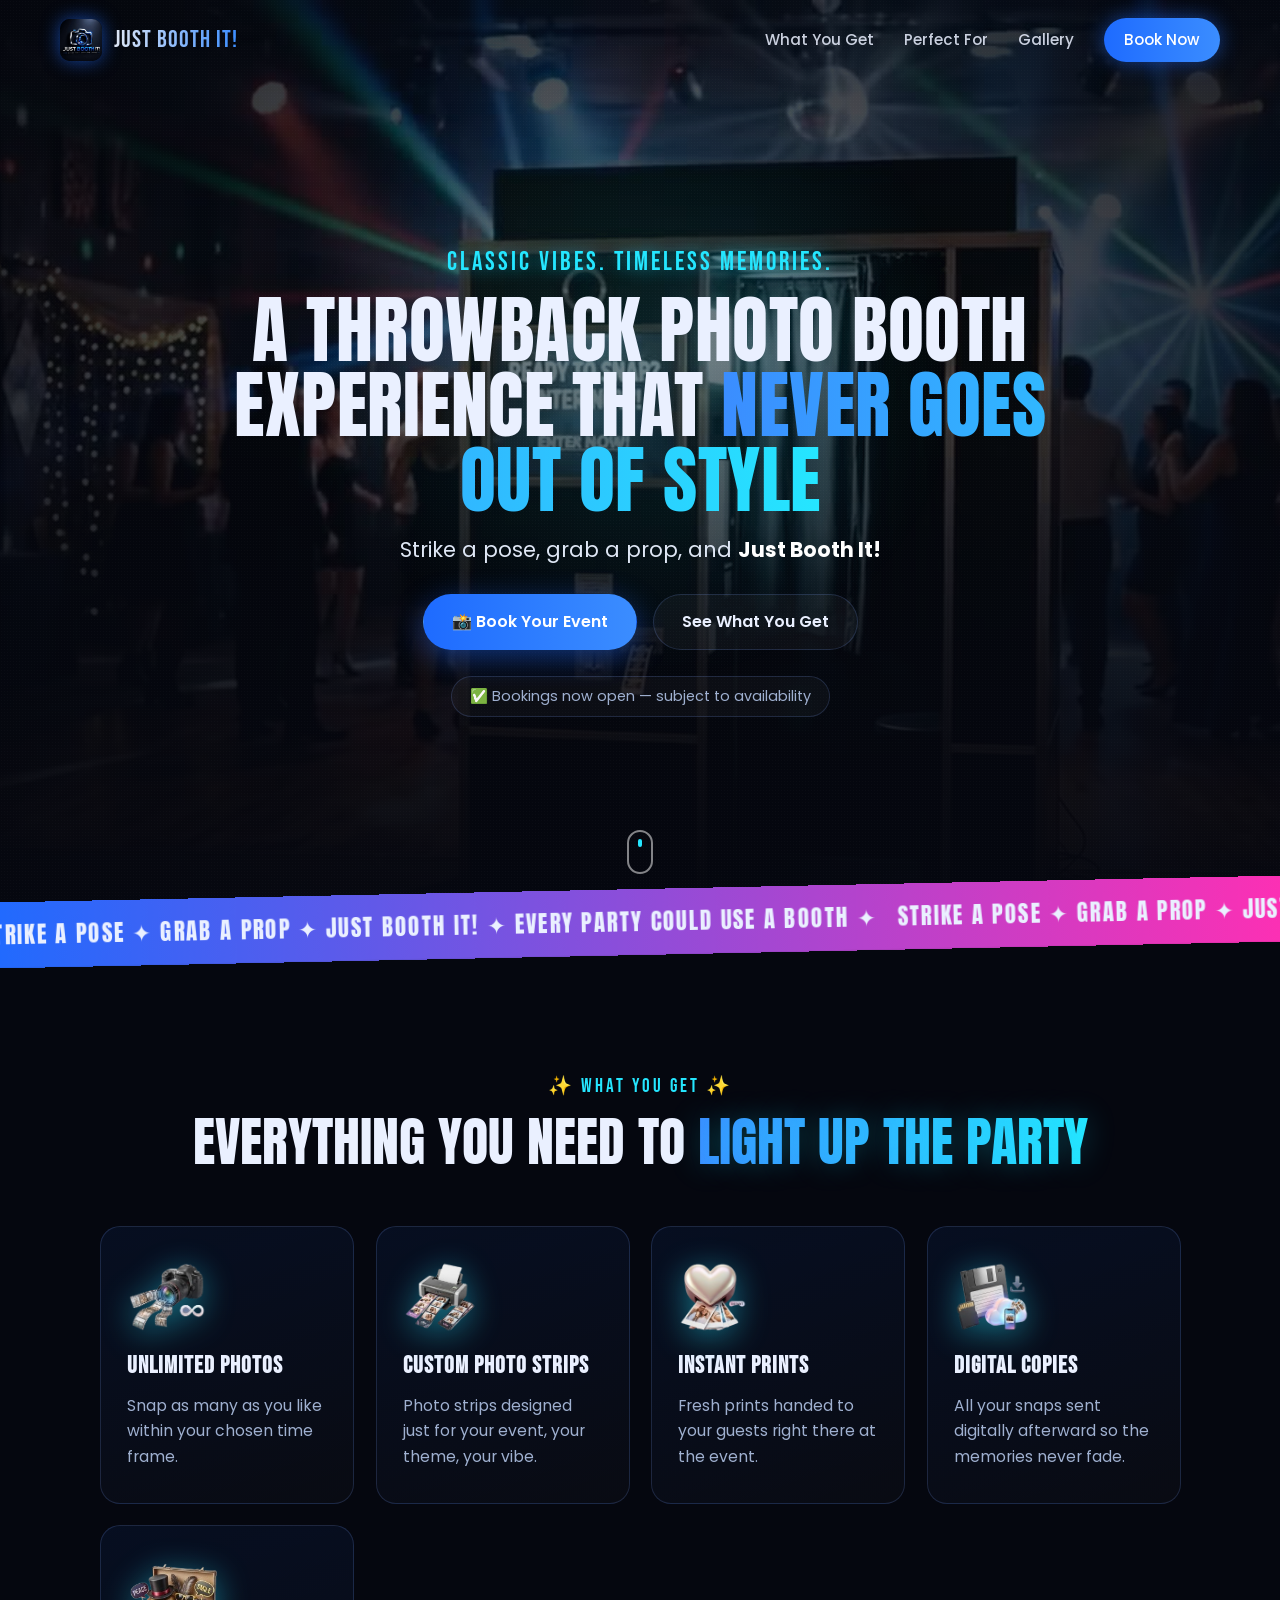
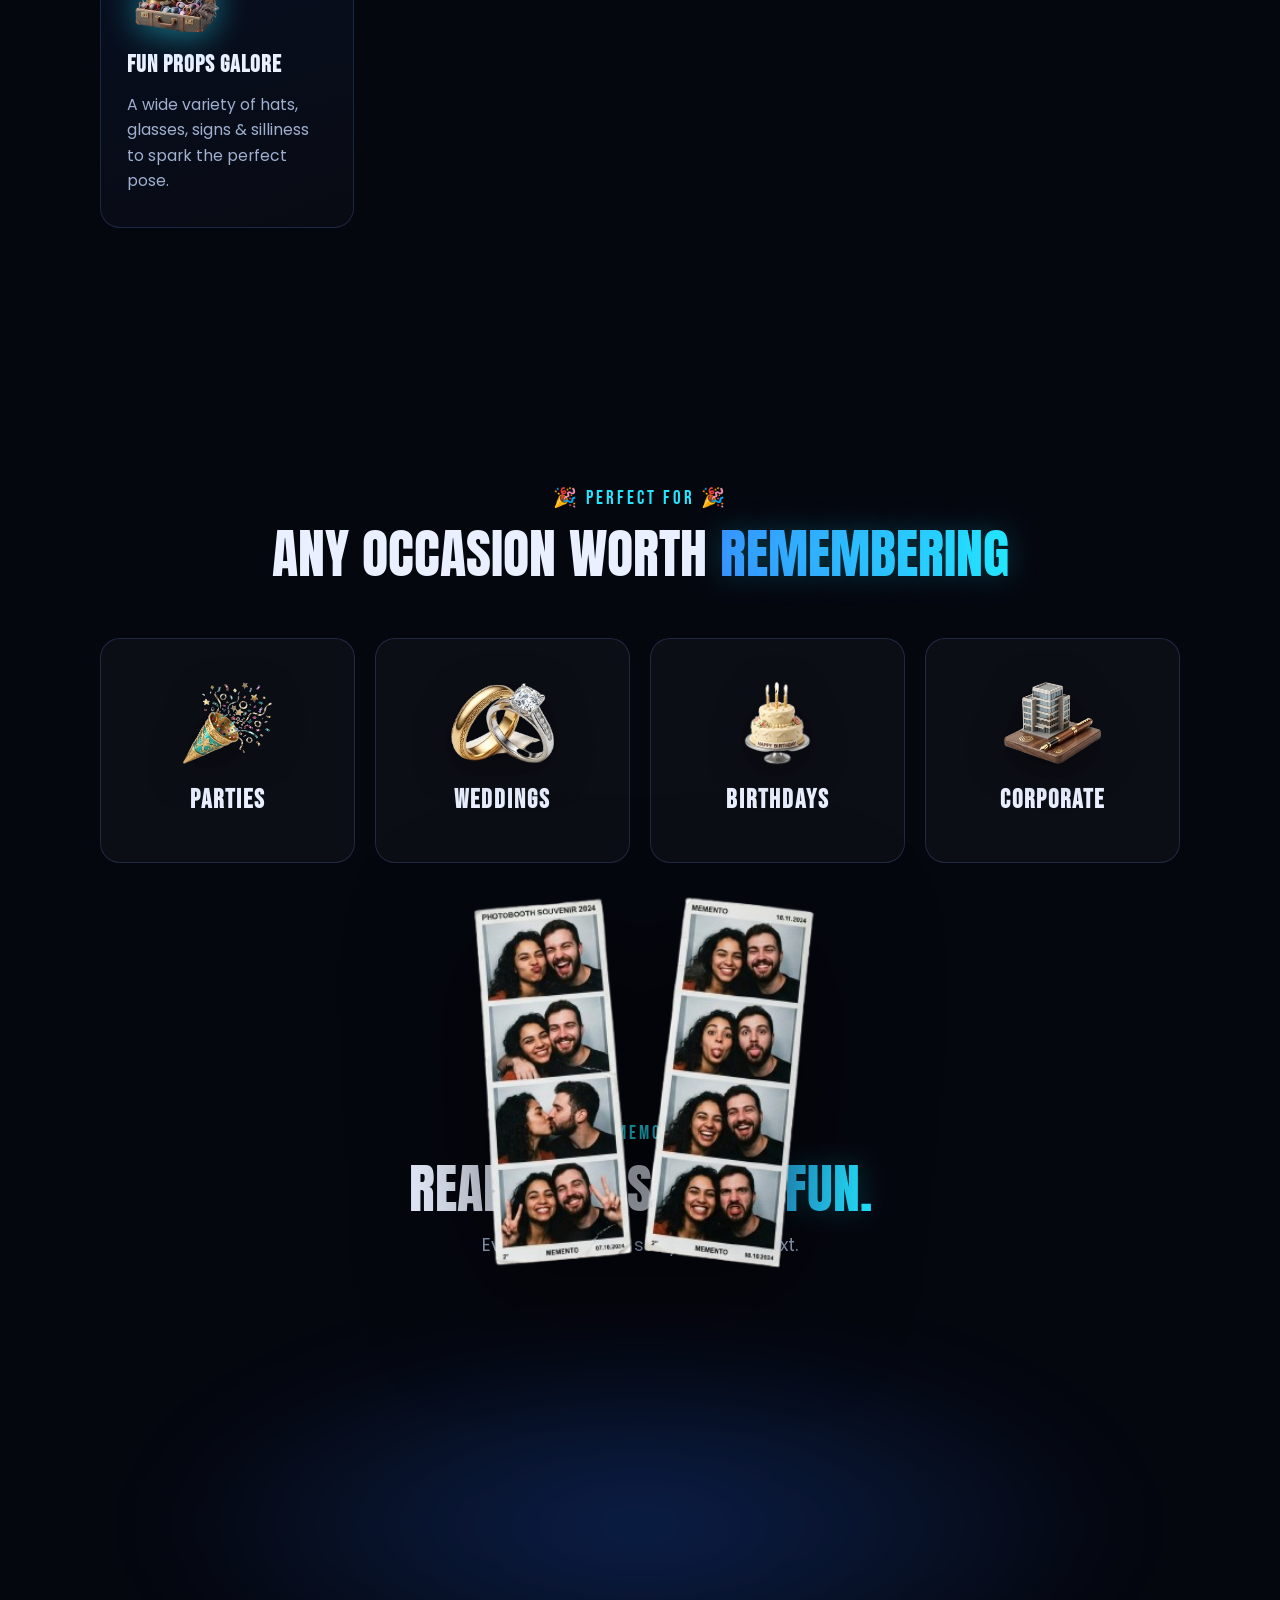
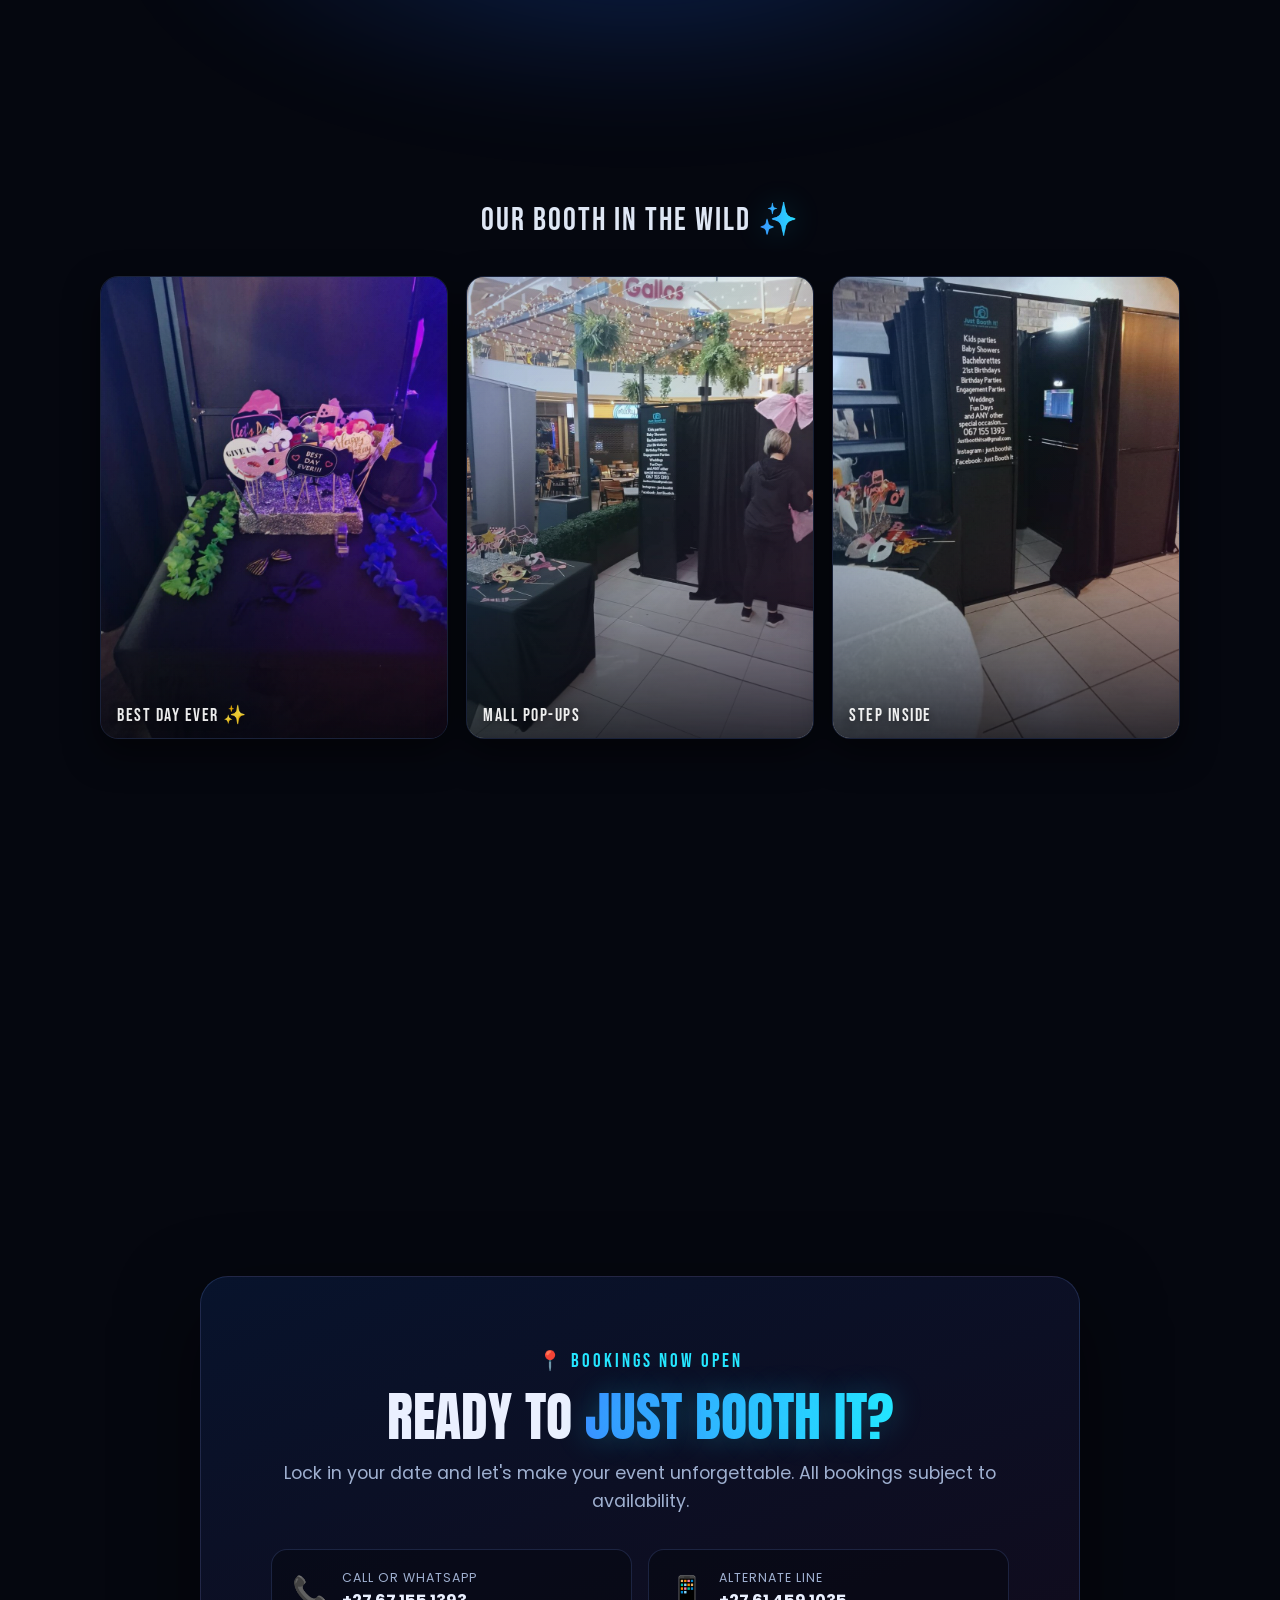
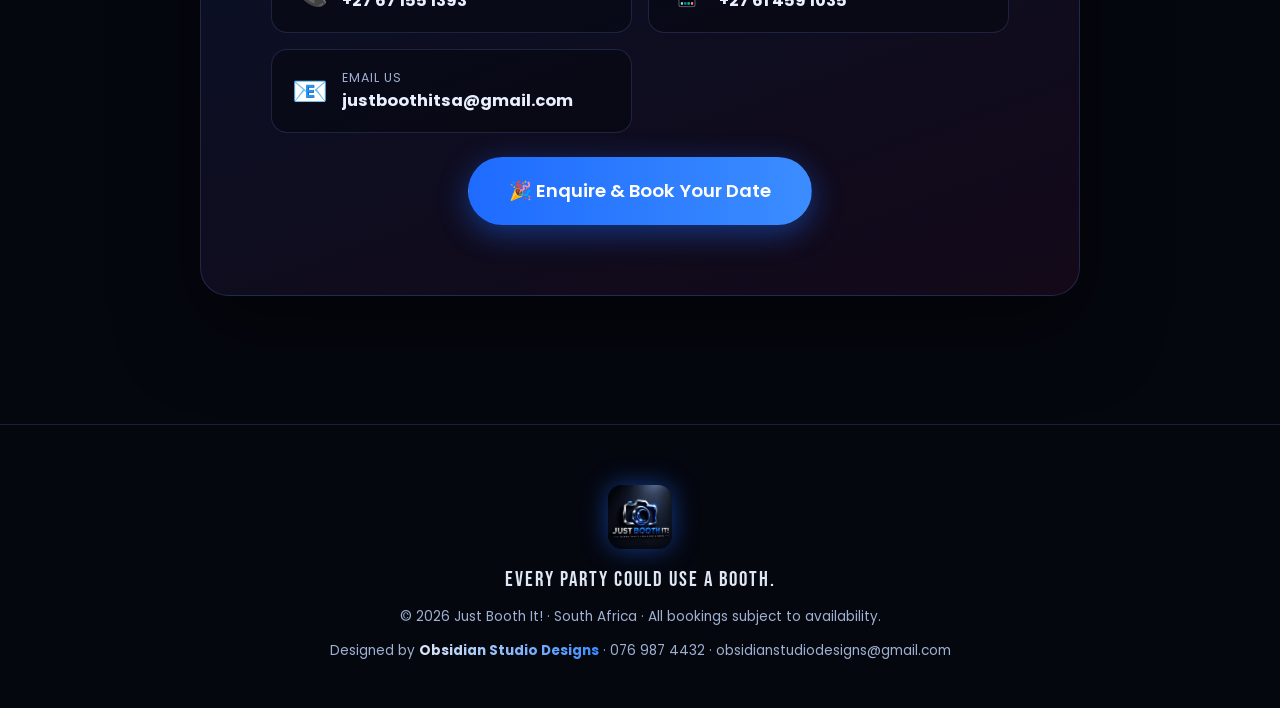
<file: index.html>
<!DOCTYPE html>
<html lang="en">
<head>
  <meta charset="UTF-8" />
  <meta name="viewport" content="width=device-width, initial-scale=1.0" />
  <title>Just Booth It! — Photo Booth Rental | Every Party Could Use a Booth</title>
  <meta name="description" content="Just Booth It! — a throwback photo booth experience that never goes out of style. Unlimited photos, custom strips, instant prints & digital copies for parties, weddings, birthdays & corporate events. Bookings now open." />
  <link rel="icon" href="/favicon.ico" sizes="any" />
  <link rel="icon" type="image/png" sizes="32x32" href="/favicon-32x32.png" />
  <link rel="icon" type="image/png" sizes="16x16" href="/favicon-16x16.png" />
  <link rel="apple-touch-icon" href="/apple-touch-icon.png" />
  <link rel="stylesheet" href="styles.css" />
  <link rel="preconnect" href="https://fonts.googleapis.com" />
  <link rel="preconnect" href="https://fonts.gstatic.com" crossorigin />
  <link href="https://fonts.googleapis.com/css2?family=Anton&family=Poppins:wght@300;400;500;600;700&family=Bebas+Neue&display=swap" rel="stylesheet" />
</head>
<body>

  <!-- Club light overlays -->
  <div class="fx-layer" aria-hidden="true">
    <div class="strobe"></div>
    <div class="lasers">
      <span class="laser l1"></span>
      <span class="laser l2"></span>
      <span class="laser l3"></span>
      <span class="laser l4"></span>
      <span class="laser l5"></span>
    </div>
    <div class="spotlight"></div>
    <div class="grain"></div>
  </div>

  <!-- NAV -->
  <header class="nav" id="nav">
    <a href="#top" class="nav__brand">
      <img src="assets/logo.jpg" alt="Just Booth It logo" />
      <span>Just Booth It!</span>
    </a>
    <nav class="nav__links">
      <a href="#whatyouget">What You Get</a>
      <a href="#perfect">Perfect For</a>
      <a href="#gallery">Gallery</a>
      <a href="#book" class="nav__cta">Book Now</a>
    </nav>
    <button class="nav__burger" id="burger" aria-label="Menu"><span></span><span></span><span></span></button>
  </header>

  <!-- HERO -->
  <section class="hero" id="top">
    <video class="hero__video" autoplay muted loop playsinline poster="assets/hero-poster.jpg">
      <source src="assets/hero.mp4" type="video/mp4" />
    </video>
    <div class="hero__scrim"></div>

    <div class="hero__content reveal">
      <p class="hero__eyebrow">Classic vibes. Timeless memories.</p>
      <h1 class="hero__title">A throwback photo booth experience that <span>never goes out of style</span></h1>
      <p class="hero__sub">Strike a pose, grab a prop, and <b>Just Booth It!</b></p>
      <div class="hero__actions">
        <a href="#book" class="btn btn--primary">📸 Book Your Event</a>
        <a href="#whatyouget" class="btn btn--ghost">See What You Get</a>
      </div>
      <div class="hero__badge">✅ Bookings now open — subject to availability</div>
    </div>

    <a href="#whatyouget" class="hero__scroll" aria-label="Scroll down">
      <span></span>
    </a>
  </section>

  <!-- MARQUEE -->
  <div class="marquee" aria-hidden="true">
    <div class="marquee__track">
      <span>Strike a pose ✦ Grab a prop ✦ Just Booth It! ✦ Every party could use a booth ✦ </span>
      <span>Strike a pose ✦ Grab a prop ✦ Just Booth It! ✦ Every party could use a booth ✦ </span>
    </div>
  </div>

  <!-- WHAT YOU GET -->
  <section class="section" id="whatyouget">
    <div class="section__head reveal">
      <p class="kicker">✨ What You Get ✨</p>
      <h2 class="h2">Everything you need to <span class="glow">light up the party</span></h2>
    </div>

    <div class="cards">
      <article class="card reveal" data-tilt>
        <div class="card__icon"><img src="assets/get-photos.png" alt="" /></div>
        <h3>Unlimited Photos</h3>
        <p>Snap as many as you like within your chosen time frame.</p>
      </article>
      <article class="card reveal" data-tilt>
        <div class="card__icon"><img src="assets/get-strips.png" alt="" /></div>
        <h3>Custom Photo Strips</h3>
        <p>Photo strips designed just for your event, your theme, your vibe.</p>
      </article>
      <article class="card reveal" data-tilt>
        <div class="card__icon"><img src="assets/get-instant.png" alt="" /></div>
        <h3>Instant Prints</h3>
        <p>Fresh prints handed to your guests right there at the event.</p>
      </article>
      <article class="card reveal" data-tilt>
        <div class="card__icon"><img src="assets/get-digital.png" alt="" /></div>
        <h3>Digital Copies</h3>
        <p>All your snaps sent digitally afterward so the memories never fade.</p>
      </article>
      <article class="card reveal" data-tilt>
        <div class="card__icon"><img src="assets/get-props.png" alt="" /></div>
        <h3>Fun Props Galore</h3>
        <p>A wide variety of hats, glasses, signs & silliness to spark the perfect pose.</p>
      </article>
    </div>
  </section>

  <!-- PERFECT FOR -->
  <section class="section perfect" id="perfect">
    <div class="section__head reveal">
      <p class="kicker">🎉 Perfect For 🎉</p>
      <h2 class="h2">Any occasion worth <span class="glow">remembering</span></h2>
    </div>
    <div class="perfect__grid">
      <div class="occ reveal"><img src="assets/occ-party.png" alt="" /><h3>Parties</h3></div>
      <div class="occ reveal"><img src="assets/occ-wedding.png" alt="" /><h3>Weddings</h3></div>
      <div class="occ reveal"><img src="assets/occ-birthday.png" alt="" /><h3>Birthdays</h3></div>
      <div class="occ reveal"><img src="assets/occ-corporate.png" alt="" /><h3>Corporate</h3></div>
    </div>
  </section>

  <!-- GALLERY -->
  <section class="section gallery" id="gallery">
    <div class="section__head reveal">
      <p class="kicker">🖤 The Memories 🖤</p>
      <h2 class="h2">Real strips. <span class="glow">Real fun.</span></h2>
      <p class="lede">Every strip tells a story. Yours is next.</p>
    </div>
    <div class="gallery__stage">
      <img class="gallery__strips parallax" data-speed="0.15" src="assets/strips.png" alt="Photo booth strips of guests posing" />
      <div class="gallery__glow"></div>
    </div>

    <p class="gallery__subhead reveal">Our booth in the wild <span class="glow">✨</span></p>
    <div class="photos">
      <figure class="photo reveal"><img src="assets/gallery-1.jpg" width="900" height="1200" alt="Prop table lit up at a party" loading="lazy" /><figcaption>Best Day Ever ✨</figcaption></figure>
      <figure class="photo reveal"><img src="assets/gallery-2.jpg" width="1200" height="904" alt="Just Booth It booth with prop bar" loading="lazy" /><figcaption>The Full Setup</figcaption></figure>
      <figure class="photo reveal"><img src="assets/gallery-3.jpg" width="900" height="1200" alt="Photo booth pop-up at a shopping mall" loading="lazy" /><figcaption>Mall Pop-Ups</figcaption></figure>
      <figure class="photo reveal"><img src="assets/gallery-4.jpg" width="1200" height="904" alt="Outdoor photo booth setup on grass" loading="lazy" /><figcaption>Outdoor Events</figcaption></figure>
      <figure class="photo reveal"><img src="assets/gallery-5.jpg" width="900" height="1200" alt="Inside the photo booth with live screen" loading="lazy" /><figcaption>Step Inside</figcaption></figure>
    </div>
  </section>

  <!-- BOOK / CONTACT -->
  <section class="section book" id="book">
    <div class="book__inner reveal">
      <p class="kicker">📍 Bookings Now Open</p>
      <h2 class="h2">Ready to <span class="glow">Just Booth It?</span></h2>
      <p class="lede">Lock in your date and let's make your event unforgettable. All bookings subject to availability.</p>

      <div class="book__contacts">
        <a class="contact" href="tel:+27671551393">
          <span class="contact__ic">📞</span>
          <span class="contact__t"><small>Call or WhatsApp</small><b>+27 67 155 1393</b></span>
        </a>
        <a class="contact" href="tel:+27614591035">
          <span class="contact__ic">📱</span>
          <span class="contact__t"><small>Alternate line</small><b>+27 61 459 1035</b></span>
        </a>
        <a class="contact" href="mailto:justboothitsa@gmail.com">
          <span class="contact__ic">📧</span>
          <span class="contact__t"><small>Email us</small><b>justboothitsa@gmail.com</b></span>
        </a>
      </div>

      <a href="mailto:justboothitsa@gmail.com?subject=Photo%20Booth%20Booking%20Enquiry" class="btn btn--primary btn--big">🎉 Enquire &amp; Book Your Date</a>
    </div>
  </section>

  <!-- FOOTER -->
  <footer class="footer">
    <img src="assets/logo.jpg" alt="Just Booth It" class="footer__logo" />
    <p class="footer__tag">Every party could use a booth.</p>
    <p class="footer__copy">© <span id="year"></span> Just Booth It! · South Africa · All bookings subject to availability.</p>
    <p class="footer__credit">Designed by <b>Obsidian Studio Designs</b> · <a href="tel:+27769874432">076 987 4432</a> · <a href="mailto:obsidianstudiodesigns@gmail.com">obsidianstudiodesigns@gmail.com</a></p>
  </footer>

  <script src="script.js"></script>
</body>
</html>
</file>
<file: styles.css>
/* ===== Just Booth It! — dark club/party theme ===== */
:root{
  --ink:#05070f;
  --ink-2:#0a0e1c;
  --blue:#1e6bff;
  --blue-bright:#3b8dff;
  --cyan:#25e6ff;
  --silver:#dfe7f5;
  --magenta:#ff2fb3;
  --green:#39ff88;
  --text:#eaf0ff;
  --muted:#9fb0d0;
  --edge:rgba(120,160,255,.18);
  --font-head:'Anton',sans-serif;
  --font-alt:'Bebas Neue',sans-serif;
  --font-body:'Poppins',sans-serif;
}

*{box-sizing:border-box;margin:0;padding:0}
html{scroll-behavior:smooth}
body{
  font-family:var(--font-body);
  background:var(--ink);
  color:var(--text);
  overflow-x:hidden;
  line-height:1.6;
}
img{max-width:100%;display:block}
a{color:inherit;text-decoration:none}

/* ===== club light FX layer ===== */
.fx-layer{position:fixed;inset:0;pointer-events:none;z-index:2;overflow:hidden}
.strobe{position:absolute;inset:0;background:#fff;opacity:0;mix-blend-mode:overlay;animation:strobe 9s infinite}
@keyframes strobe{
  0%,7%,100%{opacity:0}
  2%{opacity:.05}
  4%{opacity:.14}
  5%{opacity:0}
  6%{opacity:.10}
}
.lasers{position:absolute;inset:-30%;filter:blur(2px)}
.laser{position:absolute;top:50%;left:50%;width:160vw;height:3px;transform-origin:left center;opacity:.0;mix-blend-mode:screen}
.laser.l1{background:linear-gradient(90deg,transparent,var(--blue),transparent);animation:sweep 11s linear infinite}
.laser.l2{background:linear-gradient(90deg,transparent,var(--cyan),transparent);animation:sweep 14s linear infinite reverse}
.laser.l3{background:linear-gradient(90deg,transparent,var(--magenta),transparent);animation:sweep 17s linear infinite}
.laser.l4{background:linear-gradient(90deg,transparent,var(--green),transparent);animation:sweep 13s linear infinite reverse}
.laser.l5{background:linear-gradient(90deg,transparent,var(--blue-bright),transparent);animation:sweep 19s linear infinite}
@keyframes sweep{
  0%{transform:rotate(0deg);opacity:0}
  10%{opacity:.35}
  50%{opacity:.5}
  90%{opacity:.35}
  100%{transform:rotate(360deg);opacity:0}
}
.spotlight{position:absolute;width:60vmax;height:60vmax;border-radius:50%;
  background:radial-gradient(circle, rgba(37,230,255,.10), transparent 60%);
  transform:translate(-50%,-50%);left:50%;top:40%;transition:left .3s ease,top .3s ease}
.grain{position:absolute;inset:0;opacity:.05;background-image:radial-gradient(rgba(255,255,255,.5) .5px,transparent .5px);background-size:3px 3px}

/* ===== nav ===== */
.nav{position:fixed;top:0;left:0;right:0;z-index:20;display:flex;align-items:center;justify-content:space-between;
  padding:18px clamp(18px,5vw,60px);transition:.35s;backdrop-filter:blur(0)}
.nav.scrolled{background:rgba(5,7,15,.78);backdrop-filter:blur(14px);border-bottom:1px solid var(--edge);padding:12px clamp(18px,5vw,60px)}
.nav__brand{display:flex;align-items:center;gap:12px;font-family:var(--font-alt);font-size:1.5rem;letter-spacing:1px}
.nav__brand img{width:42px;height:42px;border-radius:10px;box-shadow:0 0 18px rgba(30,107,255,.6)}
.nav__brand span{background:linear-gradient(90deg,var(--silver),var(--blue-bright));-webkit-background-clip:text;background-clip:text;color:transparent}
.nav__links{display:flex;align-items:center;gap:30px;font-weight:500;font-size:.95rem}
.nav__links a{opacity:.85;transition:.2s;position:relative}
.nav__links a:hover{opacity:1;color:var(--cyan)}
.nav__cta{background:linear-gradient(90deg,var(--blue),var(--blue-bright));color:#fff!important;padding:10px 20px;border-radius:999px;opacity:1!important;box-shadow:0 0 20px rgba(30,107,255,.5)}
.nav__cta:hover{box-shadow:0 0 32px rgba(59,141,255,.9)}
.nav__burger{display:none;flex-direction:column;gap:5px;background:none;border:0;cursor:pointer}
.nav__burger span{width:26px;height:3px;background:var(--text);border-radius:2px;transition:.3s}

/* ===== hero ===== */
.hero{position:relative;min-height:100svh;display:grid;place-items:center;text-align:center;overflow:hidden}
.hero__video{position:absolute;inset:0;width:100%;height:100%;object-fit:cover;z-index:0;filter:saturate(1.15) contrast(1.05)}
.hero__scrim{position:absolute;inset:0;z-index:1;
  background:
    radial-gradient(ellipse at 50% 30%,rgba(5,7,15,.25),rgba(5,7,15,.75) 70%),
    linear-gradient(to bottom,rgba(5,7,15,.6),rgba(5,7,15,.35) 40%,rgba(5,7,15,.95))}
.hero__content{position:relative;z-index:5;padding:100px 20px 40px;max-width:960px}
.hero__logo{width:min(360px,72vw);margin:0 auto 6px;filter:drop-shadow(0 8px 40px rgba(30,107,255,.55));animation:floaty 6s ease-in-out infinite}
@keyframes floaty{50%{transform:translateY(-12px)}}
.hero__eyebrow{font-family:var(--font-alt);letter-spacing:3px;font-size:clamp(1.1rem,3vw,1.6rem);color:var(--cyan);text-shadow:0 0 18px rgba(37,230,255,.6);margin-bottom:8px}
.hero__title{font-family:var(--font-head);font-weight:400;line-height:1.02;font-size:clamp(2.1rem,6.4vw,4.6rem);letter-spacing:.5px;text-transform:uppercase}
.hero__title span{background:linear-gradient(90deg,var(--blue-bright),var(--cyan));-webkit-background-clip:text;background-clip:text;color:transparent}
.hero__sub{margin-top:16px;font-size:clamp(1rem,2.4vw,1.3rem);color:var(--silver)}
.hero__sub b{color:#fff}
.hero__actions{margin-top:28px;display:flex;gap:16px;justify-content:center;flex-wrap:wrap}
.hero__badge{margin-top:26px;display:inline-block;font-size:.9rem;color:var(--muted);border:1px solid var(--edge);padding:8px 18px;border-radius:999px;background:rgba(255,255,255,.03)}

.hero__scroll{position:absolute;bottom:26px;left:50%;transform:translateX(-50%);z-index:6;width:26px;height:44px;border:2px solid rgba(255,255,255,.5);border-radius:14px;display:grid;justify-items:center;padding-top:7px}
.hero__scroll span{width:4px;height:8px;background:var(--cyan);border-radius:2px;animation:scrolldot 1.6s infinite}
@keyframes scrolldot{0%{transform:translateY(0);opacity:1}70%{transform:translateY(14px);opacity:0}100%{opacity:0}}

/* ===== buttons ===== */
.btn{font-family:var(--font-body);font-weight:600;font-size:1rem;padding:14px 28px;border-radius:999px;cursor:pointer;transition:.25s;display:inline-block;border:1px solid transparent}
.btn--primary{background:linear-gradient(90deg,var(--blue),var(--blue-bright));color:#fff;box-shadow:0 8px 30px rgba(30,107,255,.45)}
.btn--primary:hover{transform:translateY(-3px);box-shadow:0 12px 40px rgba(59,141,255,.8)}
.btn--ghost{border-color:var(--edge);color:var(--text);background:rgba(255,255,255,.04)}
.btn--ghost:hover{border-color:var(--cyan);color:var(--cyan);transform:translateY(-3px)}
.btn--big{font-size:1.15rem;padding:18px 40px;margin-top:14px}

/* ===== marquee ===== */
.marquee{position:relative;z-index:5;background:linear-gradient(90deg,var(--blue),var(--magenta));overflow:hidden;padding:14px 0;transform:rotate(-1.2deg) scale(1.03);margin:-10px 0}
.marquee__track{display:flex;white-space:nowrap;animation:marq 22s linear infinite;font-family:var(--font-head);letter-spacing:2px;font-size:1.4rem;text-transform:uppercase}
.marquee__track span{padding-right:20px}
@keyframes marq{to{transform:translateX(-50%)}}

/* ===== sections ===== */
.section{position:relative;z-index:5;padding:clamp(70px,10vw,130px) clamp(18px,5vw,60px);max-width:1200px;margin:0 auto}
.section__head{text-align:center;margin-bottom:56px}
.kicker{font-family:var(--font-alt);letter-spacing:3px;font-size:1.2rem;color:var(--cyan);margin-bottom:10px}
.h2{font-family:var(--font-head);font-weight:400;text-transform:uppercase;font-size:clamp(1.9rem,5vw,3.4rem);line-height:1.05}
.glow{background:linear-gradient(90deg,var(--blue-bright),var(--cyan));-webkit-background-clip:text;background-clip:text;color:transparent;text-shadow:0 0 30px rgba(37,230,255,.25)}
.lede{margin-top:14px;color:var(--muted);font-size:1.1rem}

/* ===== cards ===== */
.cards{display:grid;grid-template-columns:repeat(auto-fit,minmax(230px,1fr));gap:22px}
.card{position:relative;padding:34px 26px;border-radius:20px;background:linear-gradient(160deg,rgba(30,107,255,.08),rgba(255,255,255,.02));
  border:1px solid var(--edge);overflow:hidden;transition:transform .2s ease,box-shadow .3s ease;will-change:transform}
.card::before{content:"";position:absolute;inset:0;border-radius:20px;padding:1px;background:linear-gradient(140deg,var(--blue),transparent 40%,var(--cyan));
  -webkit-mask:linear-gradient(#000 0 0) content-box,linear-gradient(#000 0 0);-webkit-mask-composite:xor;mask-composite:exclude;opacity:0;transition:.3s}
.card:hover{box-shadow:0 20px 50px rgba(9,14,30,.7),0 0 30px rgba(37,230,255,.15)}
.card:hover::before{opacity:1}
.card__icon{margin-bottom:14px;height:clamp(52px,13vw,72px);display:flex;align-items:center}
.card__icon img{height:clamp(52px,13vw,72px);width:auto;filter:drop-shadow(0 6px 16px rgba(37,230,255,.45));transition:transform .3s ease}
.card:hover .card__icon img{transform:scale(1.08) translateY(-2px)}
.card h3{font-family:var(--font-alt);letter-spacing:1px;font-size:1.5rem;margin-bottom:8px}
.card p{color:var(--muted);font-size:.98rem}

/* ===== perfect for ===== */
.perfect__grid{display:grid;grid-template-columns:repeat(auto-fit,minmax(180px,1fr));gap:20px}
.occ{text-align:center;padding:40px 20px;border-radius:20px;background:rgba(255,255,255,.03);border:1px solid var(--edge);transition:.3s}
.occ img{height:clamp(58px,15vw,88px);width:auto;display:block;margin:0 auto 14px;filter:drop-shadow(0 8px 18px rgba(0,0,0,.5));transition:.4s}
.occ:hover{transform:translateY(-8px);border-color:var(--magenta);background:rgba(255,47,179,.06)}
.occ:hover img{transform:scale(1.15) rotate(-4deg)}
.occ h3{font-family:var(--font-alt);letter-spacing:2px;font-size:1.6rem}

/* ===== gallery ===== */
.gallery__stage{position:relative;display:grid;place-items:center;min-height:420px}
.gallery__strips{width:min(760px,92vw);filter:drop-shadow(0 30px 60px rgba(0,0,0,.6));border-radius:8px}
.gallery__glow{position:absolute;inset:0;z-index:-1;background:radial-gradient(ellipse at center,rgba(30,107,255,.25),transparent 65%);filter:blur(40px)}
.gallery__subhead{text-align:center;font-family:var(--font-alt);letter-spacing:2px;font-size:clamp(1.4rem,4vw,2rem);margin:60px 0 30px;color:var(--silver)}
.photos{columns:3;column-gap:18px}
.photo{position:relative;margin:0 0 18px;border-radius:18px;overflow:hidden;break-inside:avoid;
  border:1px solid var(--edge);box-shadow:0 14px 34px rgba(0,0,0,.5);cursor:pointer;
  transition:transform .35s cubic-bezier(.2,.7,.2,1),box-shadow .35s}
.photo img{width:100%;height:auto;display:block;transition:transform .5s ease,filter .4s ease}
.photo::after{content:"";position:absolute;inset:0;pointer-events:none;
  background:linear-gradient(180deg,rgba(5,7,15,.10) 0%,rgba(5,7,15,0) 30%,rgba(5,7,15,.25) 65%,rgba(5,7,15,.9) 100%),
             linear-gradient(120deg,rgba(30,107,255,.28),rgba(37,230,255,.06) 45%,rgba(255,47,179,.14));
  mix-blend-mode:normal;transition:opacity .4s ease;opacity:.9}
.photo figcaption{position:absolute;left:0;right:0;bottom:0;z-index:2;padding:16px 16px 14px;
  font-family:var(--font-alt);letter-spacing:1.5px;font-size:1.15rem;color:#fff;
  transform:translateY(6px);opacity:.92;transition:.4s;text-shadow:0 2px 10px rgba(0,0,0,.6)}
.photo:hover{transform:translateY(-6px);box-shadow:0 22px 50px rgba(9,14,30,.7),0 0 26px rgba(37,230,255,.22);border-color:var(--cyan)}
.photo:hover img{transform:scale(1.06)}
.photo:hover::after{opacity:1}
.photo:hover figcaption{transform:none;opacity:1;color:var(--cyan)}
@media (max-width:900px){.photos{columns:2}}
@media (max-width:560px){.photos{columns:1;column-gap:0}}

/* ===== book ===== */
.book{max-width:1000px}
.book__inner{text-align:center;padding:clamp(40px,6vw,70px);border-radius:28px;
  background:linear-gradient(160deg,rgba(30,107,255,.12),rgba(255,47,179,.06));border:1px solid var(--edge);
  box-shadow:0 30px 80px rgba(0,0,0,.5)}
.book__contacts{display:grid;grid-template-columns:repeat(auto-fit,minmax(250px,1fr));gap:16px;margin:34px 0 10px}
.contact{display:flex;align-items:center;gap:14px;text-align:left;padding:18px 20px;border-radius:16px;background:rgba(5,7,15,.5);border:1px solid var(--edge);transition:.25s}
.contact:hover{transform:translateY(-4px);border-color:var(--cyan);box-shadow:0 10px 30px rgba(37,230,255,.15)}
.contact__ic{font-size:1.8rem}
.contact__t{display:flex;flex-direction:column;min-width:0}
.contact__t small{color:var(--muted);font-size:.78rem;text-transform:uppercase;letter-spacing:1px}
.contact__t b{font-size:1.02rem;overflow-wrap:anywhere;word-break:break-word}

/* ===== footer ===== */
.footer{position:relative;z-index:5;text-align:center;padding:60px 20px 46px;border-top:1px solid var(--edge)}
.footer__logo{width:64px;border-radius:14px;margin:0 auto 14px;box-shadow:0 0 24px rgba(30,107,255,.5)}
.footer__tag{font-family:var(--font-alt);letter-spacing:2px;font-size:1.3rem;color:var(--silver)}
.footer__copy{color:var(--muted);font-size:.85rem;margin-top:10px}
.footer__credit{margin-top:12px;font-size:.85rem;color:var(--muted)}
.footer__credit b{background:linear-gradient(90deg,var(--silver),var(--blue-bright));-webkit-background-clip:text;background-clip:text;color:transparent}
.footer__credit a{color:var(--muted);border-bottom:1px solid transparent;transition:.2s}
.footer__credit a:hover{color:var(--cyan);border-color:var(--cyan)}

/* ===== scroll reveal ===== */
.reveal{opacity:0;transform:translateY(40px);transition:opacity .8s cubic-bezier(.2,.7,.2,1),transform .8s cubic-bezier(.2,.7,.2,1)}
.reveal.in{opacity:1;transform:none}
.cards .card{transition-delay:calc(var(--i,0)*70ms)}

/* ===== responsive ===== */
@media (max-width:760px){
  .nav__links{position:fixed;inset:0 0 auto auto;top:0;height:100svh;width:min(78vw,320px);flex-direction:column;justify-content:center;gap:26px;
    background:rgba(5,7,15,.96);backdrop-filter:blur(16px);transform:translateX(100%);transition:.35s;font-size:1.3rem;border-left:1px solid var(--edge)}
  .nav__links.open{transform:none}
  body.menu-open{overflow:hidden}
  .nav__burger{display:flex;z-index:30}
  .nav__burger.open span:nth-child(1){transform:translateY(8px) rotate(45deg)}
  .nav__burger.open span:nth-child(2){opacity:0}
  .nav__burger.open span:nth-child(3){transform:translateY(-8px) rotate(-45deg)}
}
@media (max-width:560px){
  .section{padding:56px 16px}
  .section__head{margin-bottom:36px}
  .kicker{font-size:1rem}
  .lede{font-size:.98rem}
  .btn{font-size:.92rem;padding:12px 22px}
  .btn--big{font-size:1rem;padding:15px 28px}
  .hero__actions{gap:12px}
  .hero__actions .btn{width:100%;max-width:300px}
  .hero__badge{font-size:.8rem}
  .cards{gap:16px}
  .card{padding:26px 22px}
  .card h3{font-size:1.35rem}
  .card p{font-size:.92rem}
  .perfect__grid{grid-template-columns:repeat(2,1fr);gap:14px}
  .occ{padding:26px 12px;border-radius:16px}
  .occ h3{font-size:1.35rem}
  .book__inner{padding:34px 20px}
  .contact{padding:15px 16px;gap:12px}
  .contact__ic{font-size:1.5rem}
  .contact__t b{font-size:.95rem}
  .footer__credit{font-size:.8rem}
}
@media (prefers-reduced-motion:reduce){
  *{animation:none!important;transition:none!important}
  .reveal{opacity:1;transform:none}
}
</file>
